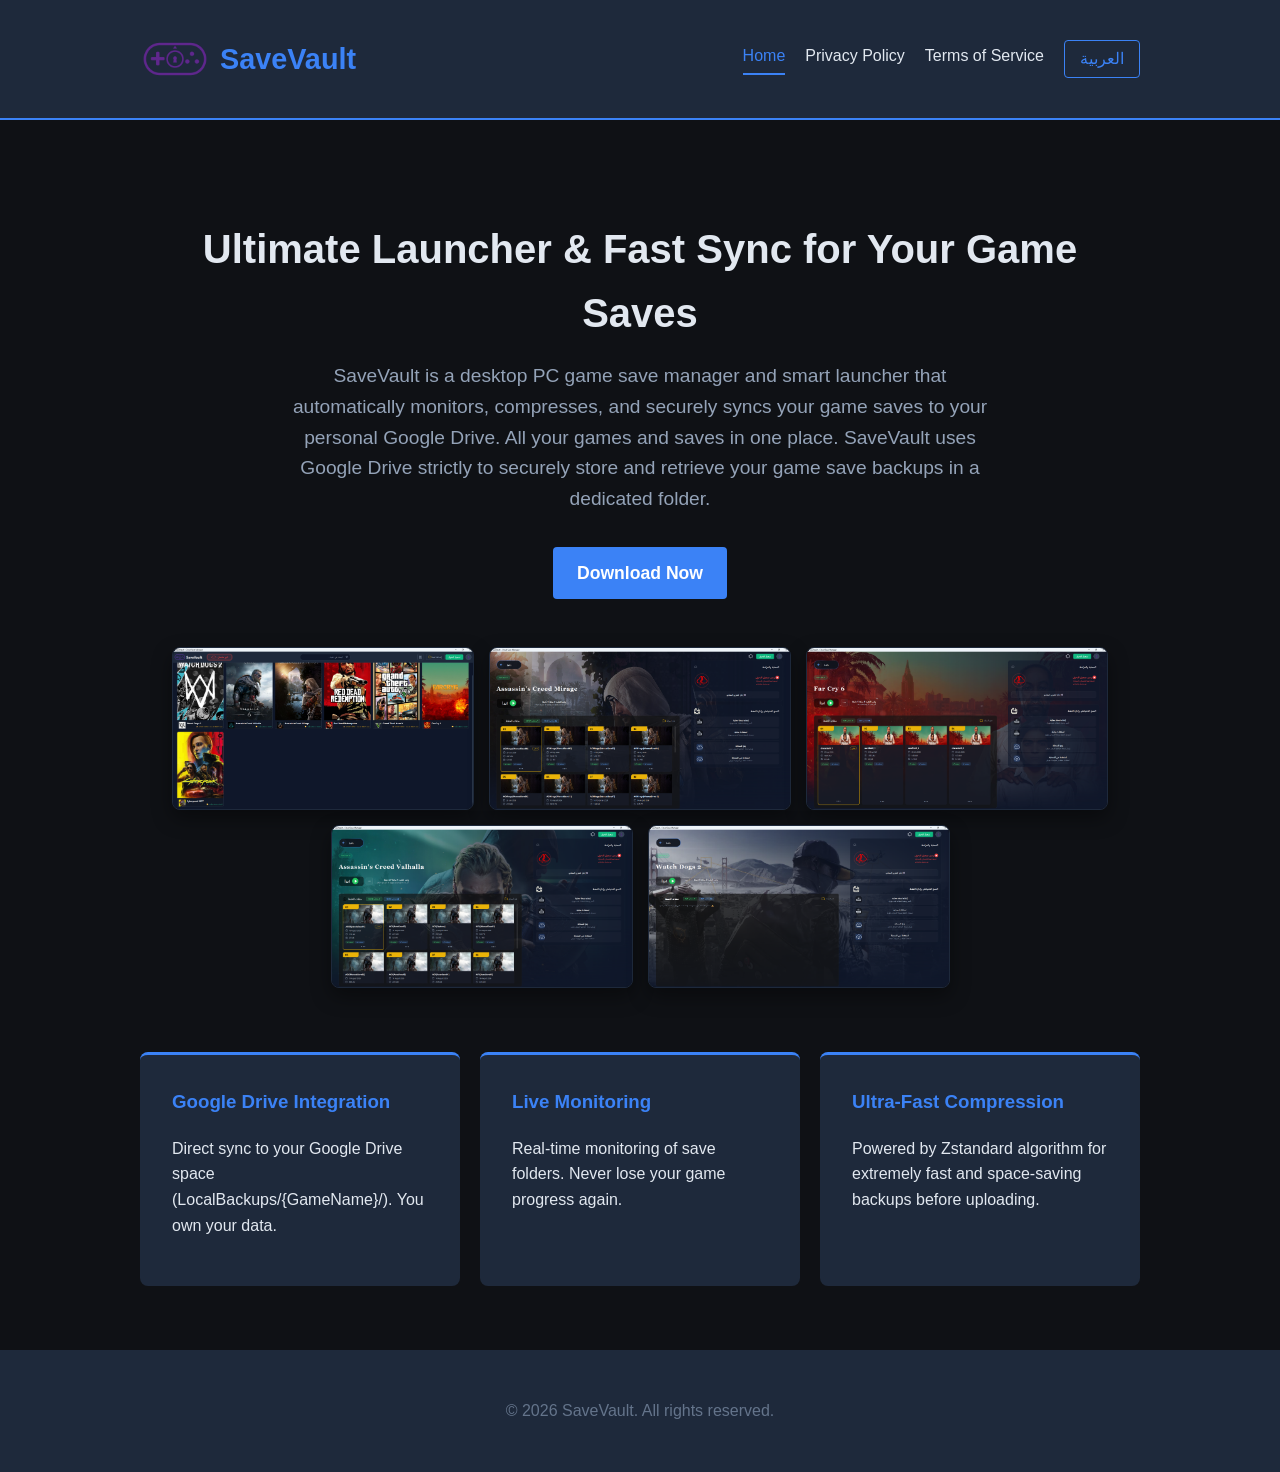
<file: index.html>
<!DOCTYPE html>
<html lang="en">
<head>
    <meta charset="UTF-8">
    <meta http-equiv="refresh" content="0; url=index-en.html">
    <title>SaveVault</title>
    <link rel="icon" type="image/x-icon" href="burble.ico">
</head>
<body>
    <script>
        window.location.href = "index-en.html";
    </script>
</body>
</html>
</file>
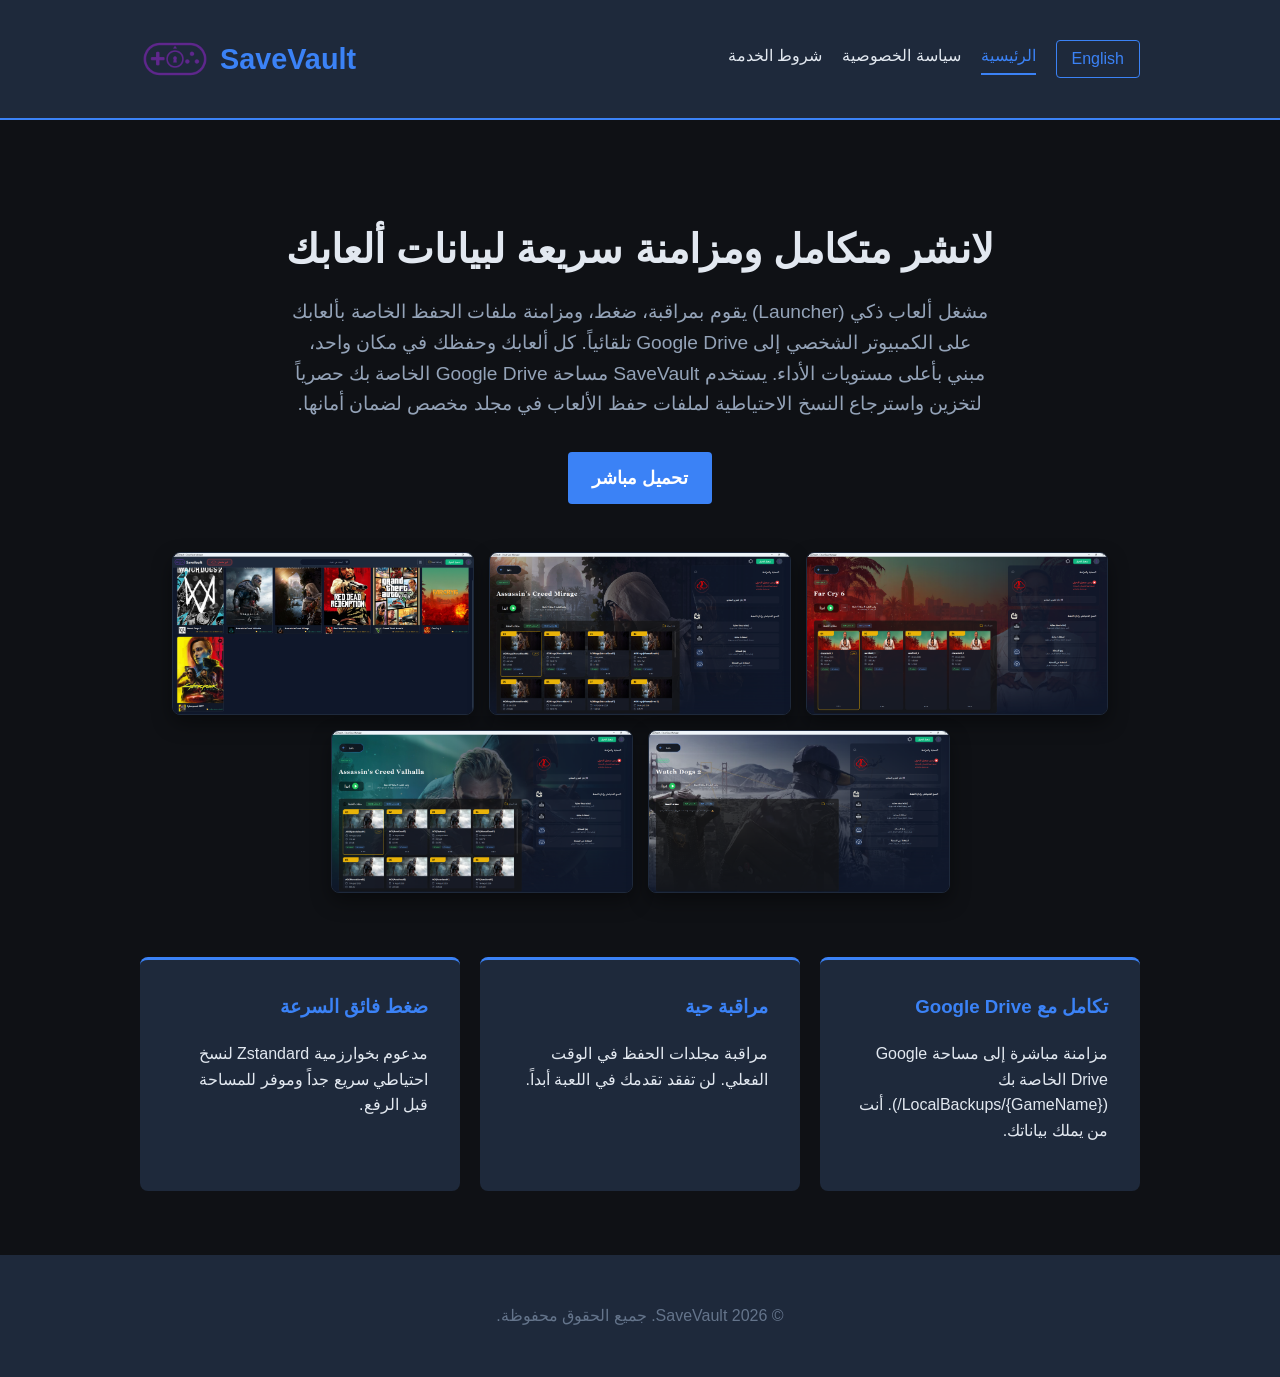
<file: index-ar.html>
<!DOCTYPE html>
<html lang="ar" dir="rtl">
<head>
    <meta charset="UTF-8">
    <meta name="viewport" content="width=device-width, initial-scale=1.0">
    <title>SaveVault</title>
    <link rel="stylesheet" href="style.css">
    <link rel="icon" type="image/x-icon" href="burble.ico">
</head>
<body>
    <header>
        <div class="container">
            <h1><img src="logo.png" alt="SaveVault Logo" class="app-logo"> SaveVault</h1>
            <nav>
                <a href="index-ar.html" class="active">الرئيسية</a>
                <a href="privacy-policy.html">سياسة الخصوصية</a>
                <a href="terms.html">شروط الخدمة</a>
                <a href="index-en.html" class="lang-switch">English</a>
            </nav>
        </div>
    </header>

    <main class="container">
        <section class="hero">
            <h2>لانشر متكامل ومزامنة سريعة لبيانات ألعابك</h2>
            <p>مشغل ألعاب ذكي (Launcher) يقوم بمراقبة، ضغط، ومزامنة ملفات الحفظ الخاصة بألعابك على الكمبيوتر الشخصي إلى Google Drive تلقائياً. كل ألعابك وحفظك في مكان واحد، مبني بأعلى مستويات الأداء. يستخدم SaveVault مساحة Google Drive الخاصة بك حصرياً لتخزين واسترجاع النسخ الاحتياطية لملفات حفظ الألعاب في مجلد مخصص لضمان أمانها.</p>
            <a href="https://github.com/zmany0/SaveVault-Updates/releases/download/1.7/SaveVault_Setup_v1.7.exe" class="btn">تحميل مباشر</a>
            
            <div class="hero-gallery">
                <img src="1.png" alt="واجهة البرنامج 1" class="app-screenshot">
                <img src="2.png" alt="واجهة البرنامج 2" class="app-screenshot">
                <img src="3.png" alt="واجهة البرنامج 3" class="app-screenshot">
                <img src="4.png" alt="واجهة البرنامج 4" class="app-screenshot">
                <img src="5.png" alt="واجهة البرنامج 5" class="app-screenshot">
            </div>
        </section>

        <section class="features">
            <div class="feature-card">
                <h3>تكامل مع Google Drive</h3>
                <p>مزامنة مباشرة إلى مساحة Google Drive الخاصة بك (LocalBackups/{GameName}/). أنت من يملك بياناتك.</p>
            </div>
            <div class="feature-card">
                <h3>مراقبة حية</h3>
                <p>مراقبة مجلدات الحفظ في الوقت الفعلي. لن تفقد تقدمك في اللعبة أبداً.</p>
            </div>
            <div class="feature-card">
                <h3>ضغط فائق السرعة</h3>
                <p>مدعوم بخوارزمية Zstandard لنسخ احتياطي سريع جداً وموفر للمساحة قبل الرفع.</p>
            </div>
        </section>
    </main>

    <footer>
        <div class="container">
            <p>&copy; 2026 SaveVault. جميع الحقوق محفوظة.</p>
        </div>
    </footer>
</body>
</html>
</file>
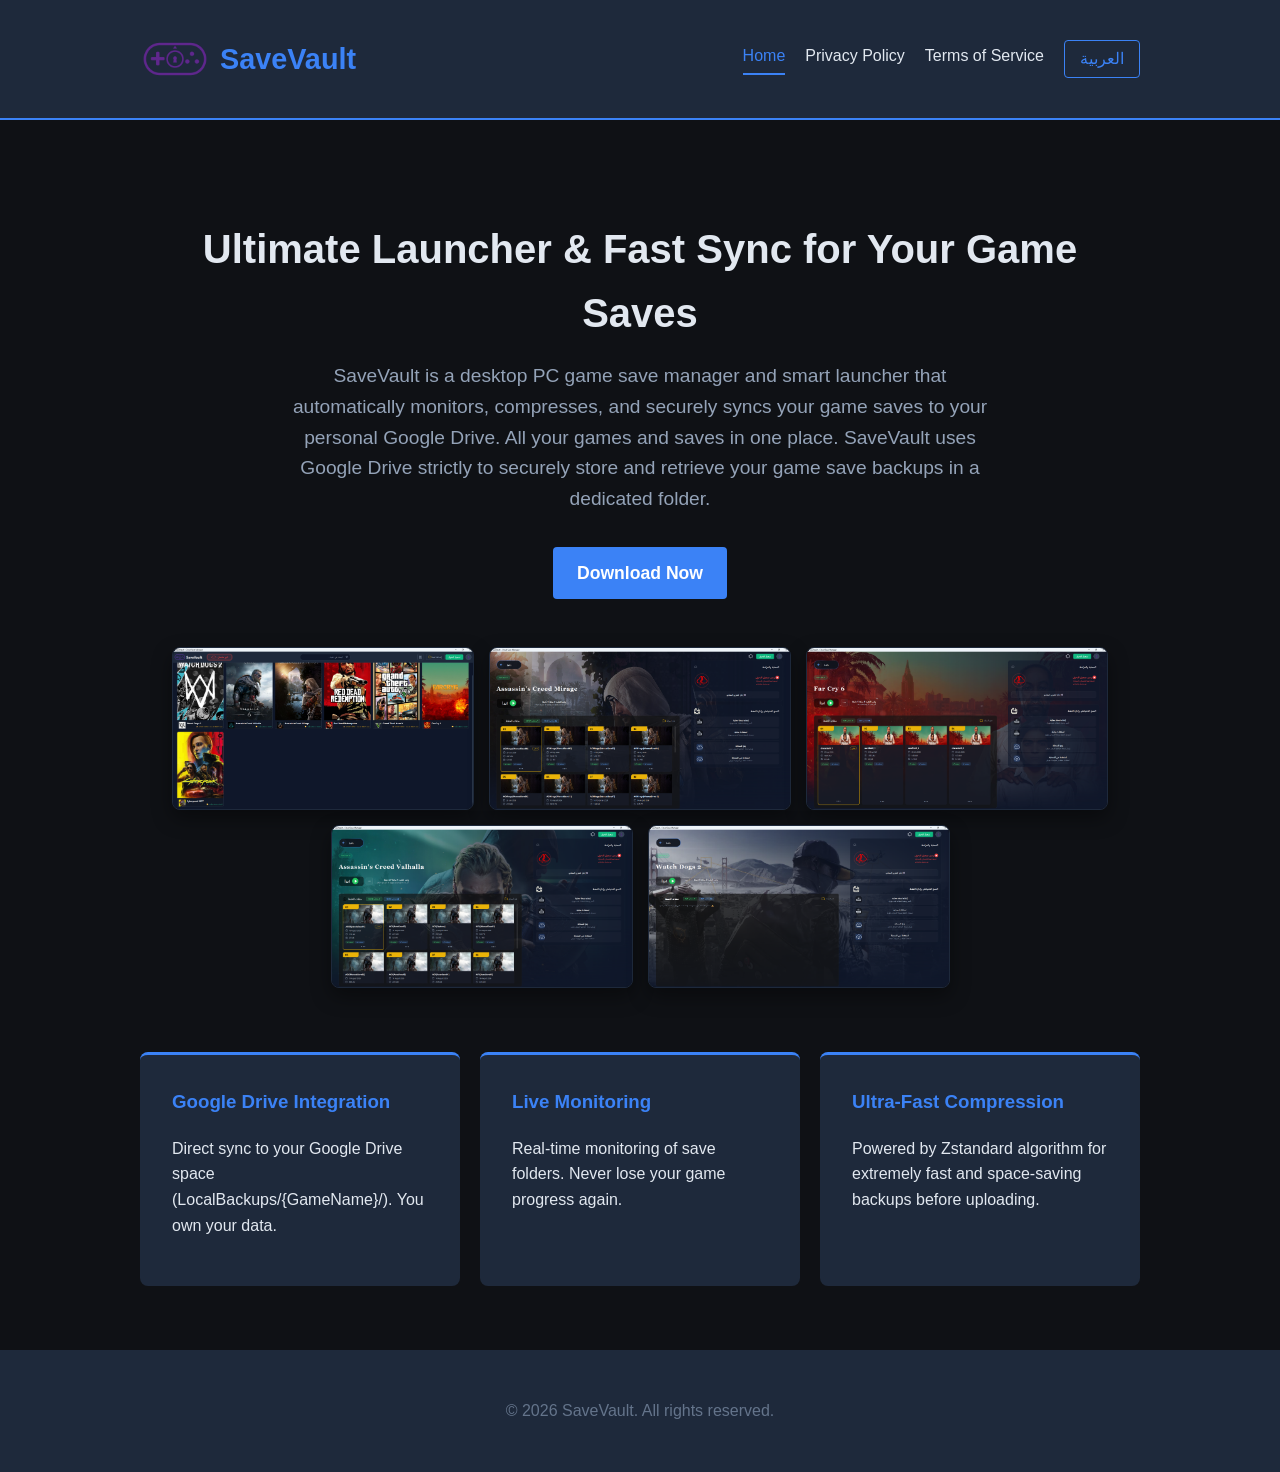
<file: index-en.html>
<!DOCTYPE html>
<html lang="en" dir="ltr">
<head>
    <meta charset="UTF-8">
    <meta name="viewport" content="width=device-width, initial-scale=1.0">
    <title>SaveVault</title>
    <link rel="stylesheet" href="style.css">
    <link rel="icon" type="image/x-icon" href="burble.ico">
</head>
<body>
    <header>
        <div class="container">
            <h1><img src="logo.png" alt="SaveVault Logo" class="app-logo"> SaveVault</h1>
            <nav>
                <a href="index-en.html" class="active">Home</a>
                <a href="privacy-policy-en.html">Privacy Policy</a>
                <a href="terms-en.html">Terms of Service</a>
                <a href="index-ar.html" class="lang-switch">العربية</a>
            </nav>
        </div>
    </header>

    <main class="container">
        <section class="hero">
            <h2>Ultimate Launcher & Fast Sync for Your Game Saves</h2>
            <p>SaveVault is a desktop PC game save manager and smart launcher that automatically monitors, compresses, and securely syncs your game saves to your personal Google Drive. All your games and saves in one place. SaveVault uses Google Drive strictly to securely store and retrieve your game save backups in a dedicated folder.</p>
            <a href="https://github.com/zmany0/SaveVault-Updates/releases/download/1.7/SaveVault_Setup_v1.7.exe" class="btn">Download Now</a>
            
            <div class="hero-gallery">
                <img src="1.png" alt="App UI 1" class="app-screenshot">
                <img src="2.png" alt="App UI 2" class="app-screenshot">
                <img src="3.png" alt="App UI 3" class="app-screenshot">
                <img src="4.png" alt="App UI 4" class="app-screenshot">
                <img src="5.png" alt="App UI 5" class="app-screenshot">
            </div>
        </section>

        <section class="features">
            <div class="feature-card">
                <h3>Google Drive Integration</h3>
                <p>Direct sync to your Google Drive space (LocalBackups/{GameName}/). You own your data.</p>
            </div>
            <div class="feature-card">
                <h3>Live Monitoring</h3>
                <p>Real-time monitoring of save folders. Never lose your game progress again.</p>
            </div>
            <div class="feature-card">
                <h3>Ultra-Fast Compression</h3>
                <p>Powered by Zstandard algorithm for extremely fast and space-saving backups before uploading.</p>
            </div>
        </section>
    </main>

    <footer>
        <div class="container">
            <p>&copy; 2026 SaveVault. All rights reserved.</p>
        </div>
    </footer>
</body>
</html>
</file>
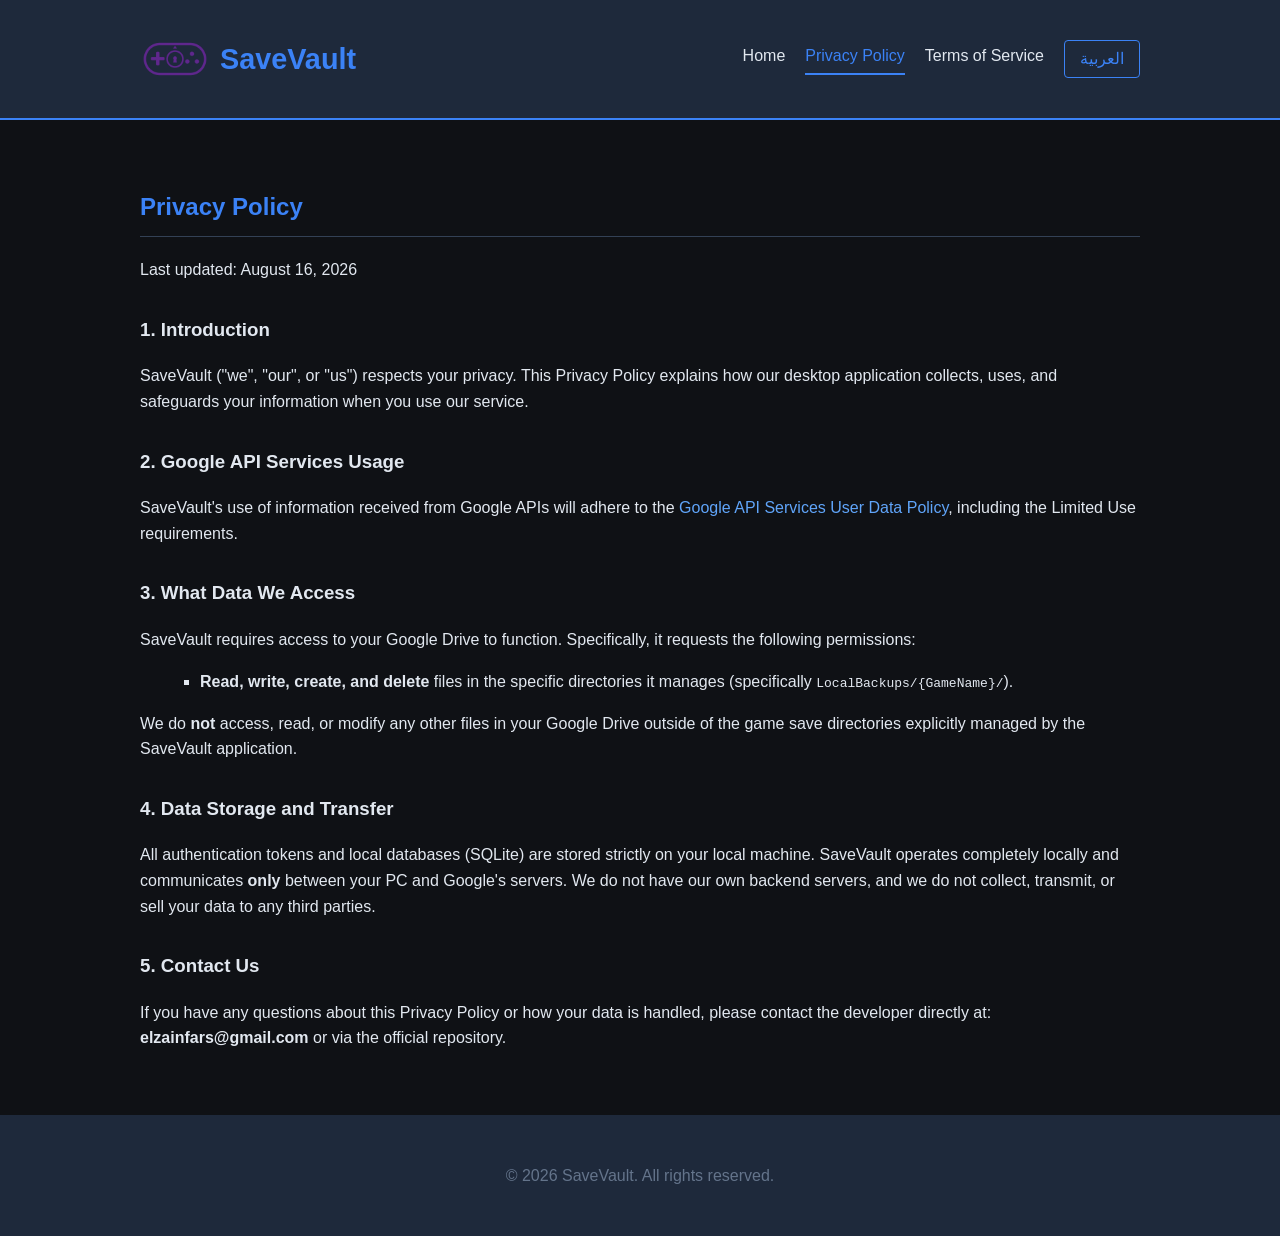
<file: privacy-policy-en.html>
<!DOCTYPE html>
<html lang="en" dir="ltr">
<head>
    <meta charset="UTF-8">
    <meta name="viewport" content="width=device-width, initial-scale=1.0">
    <title>SaveVault</title>
    <link rel="stylesheet" href="style.css">
</head>
<body>
    <header>
        <div class="container">
            <h1><img src="logo.png" alt="SaveVault Logo" class="app-logo"> SaveVault</h1>
            <nav>
                <a href="index-en.html">Home</a>
                <a href="privacy-policy-en.html" class="active">Privacy Policy</a>
                <a href="terms-en.html">Terms of Service</a>
                <a href="privacy-policy.html" class="lang-switch">العربية</a>
            </nav>
        </div>
    </header>

    <main class="container page-content">
        <h2>Privacy Policy</h2>
        <p>Last updated: August 16, 2026</p>
        
        <h3>1. Introduction</h3>
        <p>SaveVault ("we", "our", or "us") respects your privacy. This Privacy Policy explains how our desktop application collects, uses, and safeguards your information when you use our service.</p>

        <h3>2. Google API Services Usage</h3>
        <p>SaveVault's use of information received from Google APIs will adhere to the <a href="https://developers.google.com/terms/api-services-user-data-policy" target="_blank" rel="noopener noreferrer">Google API Services User Data Policy</a>, including the Limited Use requirements.</p>
        
        <h3>3. What Data We Access</h3>
        <p>SaveVault requires access to your Google Drive to function. Specifically, it requests the following permissions:</p>
        <ul>
            <li><strong>Read, write, create, and delete</strong> files in the specific directories it manages (specifically <code>LocalBackups/{GameName}/</code>).</li>
        </ul>
        <p>We do <strong>not</strong> access, read, or modify any other files in your Google Drive outside of the game save directories explicitly managed by the SaveVault application.</p>

        <h3>4. Data Storage and Transfer</h3>
        <p>All authentication tokens and local databases (SQLite) are stored strictly on your local machine. SaveVault operates completely locally and communicates <strong>only</strong> between your PC and Google's servers. We do not have our own backend servers, and we do not collect, transmit, or sell your data to any third parties.</p>

        <h3>5. Contact Us</h3>
        <p>If you have any questions about this Privacy Policy or how your data is handled, please contact the developer directly at: <strong>elzainfars@gmail.com</strong> or via the official repository.</p>
    </main>

    <footer>
        <div class="container">
            <p>&copy; 2026 SaveVault. All rights reserved.</p>
        </div>
    </footer>
</body>
</html>
</file>
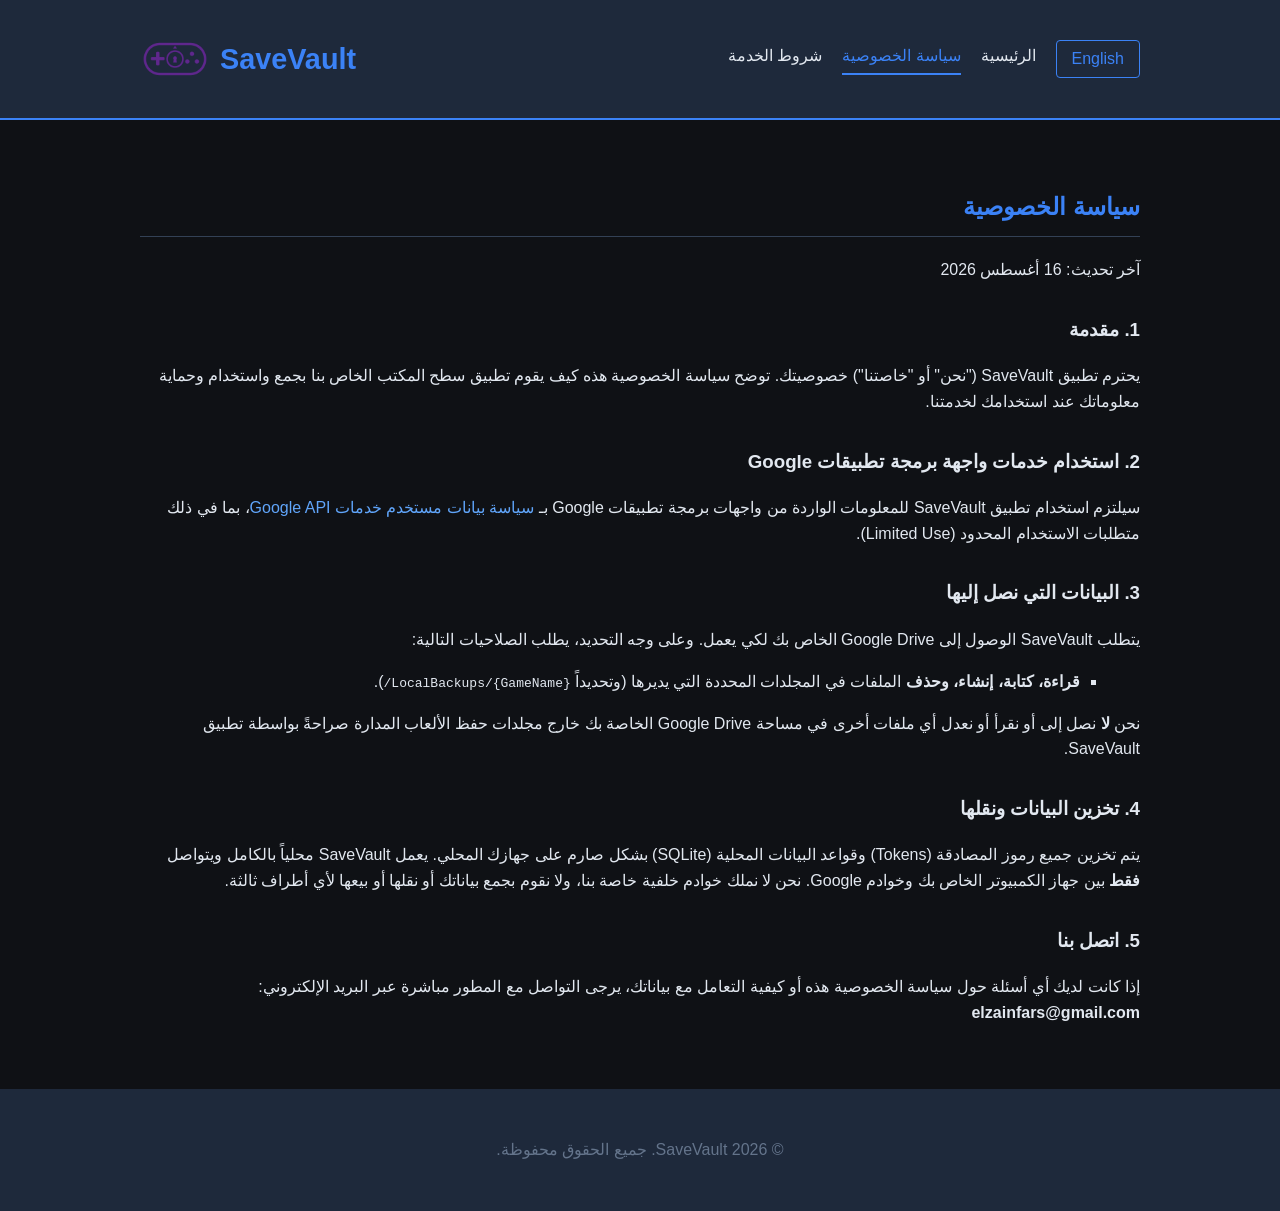
<file: privacy-policy.html>
<!DOCTYPE html>
<html lang="ar" dir="rtl">
<head>
    <meta charset="UTF-8">
    <meta name="viewport" content="width=device-width, initial-scale=1.0">
    <title>SaveVault</title>
    <link rel="stylesheet" href="style.css">
</head>
<body>
    <header>
        <div class="container">
            <h1><img src="logo.png" alt="SaveVault Logo" class="app-logo"> SaveVault</h1>
            <nav>
                <a href="index.html">الرئيسية</a>
                <a href="privacy-policy.html" class="active">سياسة الخصوصية</a>
                <a href="terms.html">شروط الخدمة</a>
                <a href="privacy-policy-en.html" class="lang-switch">English</a>
            </nav>
        </div>
    </header>

    <main class="container page-content">
        <h2>سياسة الخصوصية</h2>
        <p>آخر تحديث: 16 أغسطس 2026</p>
        
        <h3>1. مقدمة</h3>
        <p>يحترم تطبيق SaveVault ("نحن" أو "خاصتنا") خصوصيتك. توضح سياسة الخصوصية هذه كيف يقوم تطبيق سطح المكتب الخاص بنا بجمع واستخدام وحماية معلوماتك عند استخدامك لخدمتنا.</p>

        <h3>2. استخدام خدمات واجهة برمجة تطبيقات Google</h3>
        <p>سيلتزم استخدام تطبيق SaveVault للمعلومات الواردة من واجهات برمجة تطبيقات Google بـ <a href="https://developers.google.com/terms/api-services-user-data-policy" target="_blank" rel="noopener noreferrer">سياسة بيانات مستخدم خدمات Google API</a>، بما في ذلك متطلبات الاستخدام المحدود (Limited Use).</p>
        
        <h3>3. البيانات التي نصل إليها</h3>
        <p>يتطلب SaveVault الوصول إلى Google Drive الخاص بك لكي يعمل. وعلى وجه التحديد، يطلب الصلاحيات التالية:</p>
        <ul>
            <li><strong>قراءة، كتابة، إنشاء، وحذف</strong> الملفات في المجلدات المحددة التي يديرها (وتحديداً <code>LocalBackups/{GameName}/</code>).</li>
        </ul>
        <p>نحن <strong>لا</strong> نصل إلى أو نقرأ أو نعدل أي ملفات أخرى في مساحة Google Drive الخاصة بك خارج مجلدات حفظ الألعاب المدارة صراحةً بواسطة تطبيق SaveVault.</p>

        <h3>4. تخزين البيانات ونقلها</h3>
        <p>يتم تخزين جميع رموز المصادقة (Tokens) وقواعد البيانات المحلية (SQLite) بشكل صارم على جهازك المحلي. يعمل SaveVault محلياً بالكامل ويتواصل <strong>فقط</strong> بين جهاز الكمبيوتر الخاص بك وخوادم Google. نحن لا نملك خوادم خلفية خاصة بنا، ولا نقوم بجمع بياناتك أو نقلها أو بيعها لأي أطراف ثالثة.</p>

        <h3>5. اتصل بنا</h3>
        <p>إذا كانت لديك أي أسئلة حول سياسة الخصوصية هذه أو كيفية التعامل مع بياناتك، يرجى التواصل مع المطور مباشرة عبر البريد الإلكتروني: <strong>elzainfars@gmail.com</strong></p>
    </main>

    <footer>
        <div class="container">
            <p>&copy; 2026 SaveVault. جميع الحقوق محفوظة.</p>
        </div>
    </footer>
</body>
</html>
</file>
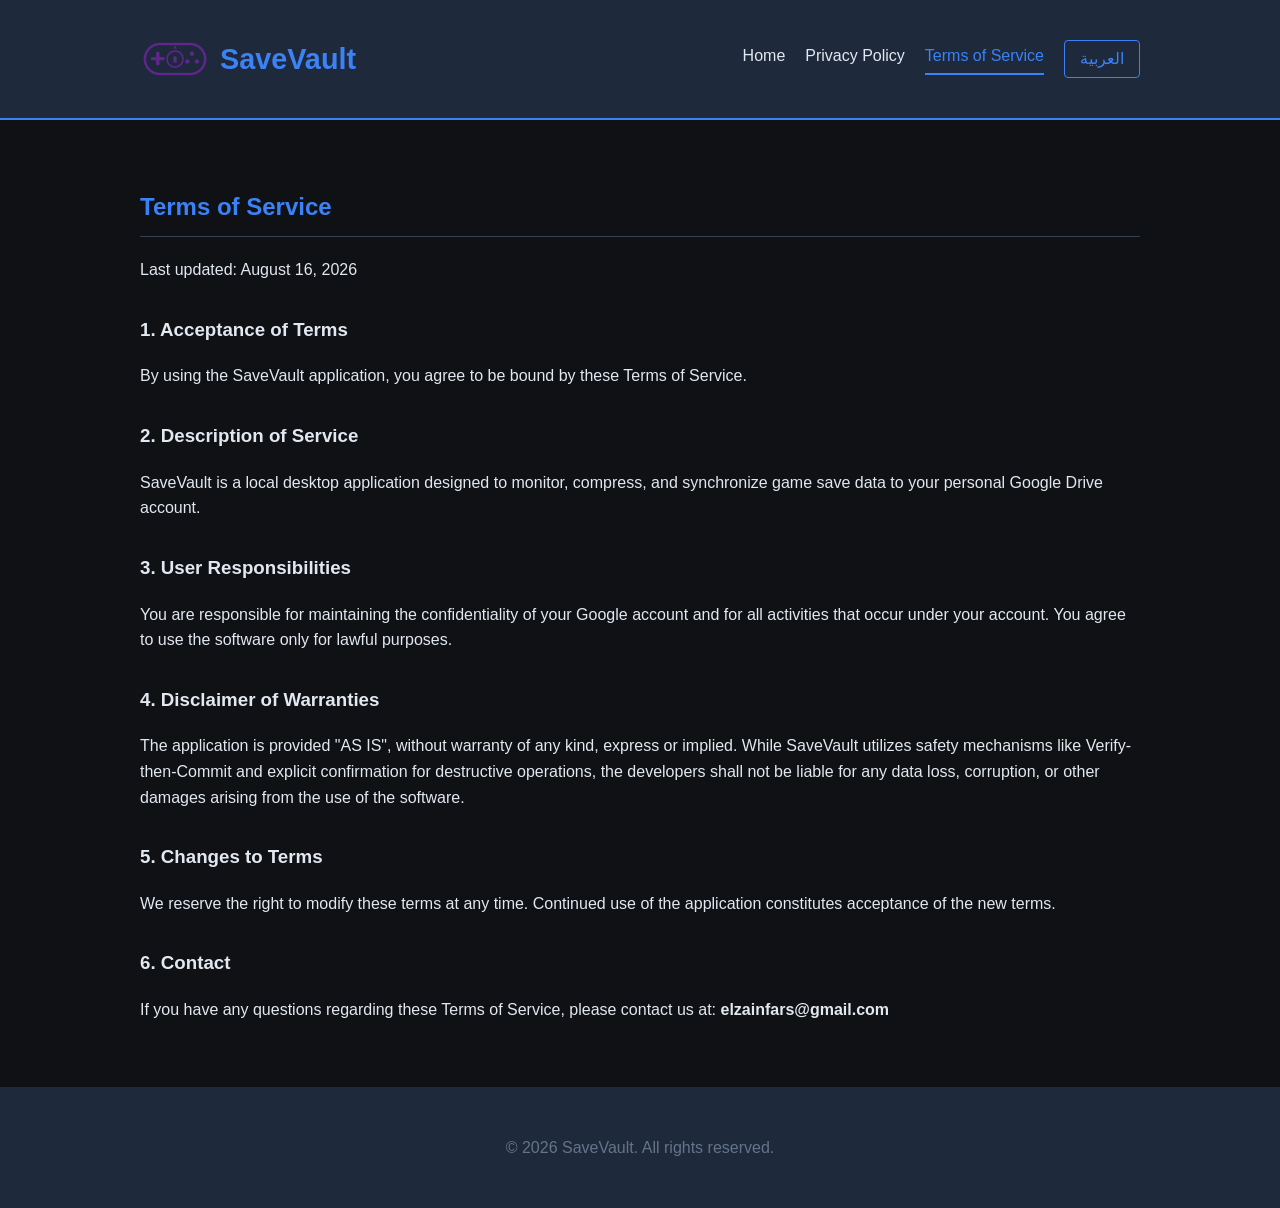
<file: terms-en.html>
<!DOCTYPE html>
<html lang="en" dir="ltr">
<head>
    <meta charset="UTF-8">
    <meta name="viewport" content="width=device-width, initial-scale=1.0">
    <title>SaveVault</title>
    <link rel="stylesheet" href="style.css">
</head>
<body>
    <header>
        <div class="container">
            <h1><img src="logo.png" alt="SaveVault Logo" class="app-logo"> SaveVault</h1>
            <nav>
                <a href="index-en.html">Home</a>
                <a href="privacy-policy-en.html">Privacy Policy</a>
                <a href="terms-en.html" class="active">Terms of Service</a>
                <a href="terms.html" class="lang-switch">العربية</a>
            </nav>
        </div>
    </header>

    <main class="container page-content">
        <h2>Terms of Service</h2>
        <p>Last updated: August 16, 2026</p>

        <h3>1. Acceptance of Terms</h3>
        <p>By using the SaveVault application, you agree to be bound by these Terms of Service.</p>

        <h3>2. Description of Service</h3>
        <p>SaveVault is a local desktop application designed to monitor, compress, and synchronize game save data to your personal Google Drive account.</p>

        <h3>3. User Responsibilities</h3>
        <p>You are responsible for maintaining the confidentiality of your Google account and for all activities that occur under your account. You agree to use the software only for lawful purposes.</p>

        <h3>4. Disclaimer of Warranties</h3>
        <p>The application is provided "AS IS", without warranty of any kind, express or implied. While SaveVault utilizes safety mechanisms like Verify-then-Commit and explicit confirmation for destructive operations, the developers shall not be liable for any data loss, corruption, or other damages arising from the use of the software.</p>

        <h3>5. Changes to Terms</h3>
        <p>We reserve the right to modify these terms at any time. Continued use of the application constitutes acceptance of the new terms.</p>

        <h3>6. Contact</h3>
        <p>If you have any questions regarding these Terms of Service, please contact us at: <strong>elzainfars@gmail.com</strong></p>
    </main>

    <footer>
        <div class="container">
            <p>&copy; 2026 SaveVault. All rights reserved.</p>
        </div>
    </footer>
</body>
</html>
</file>
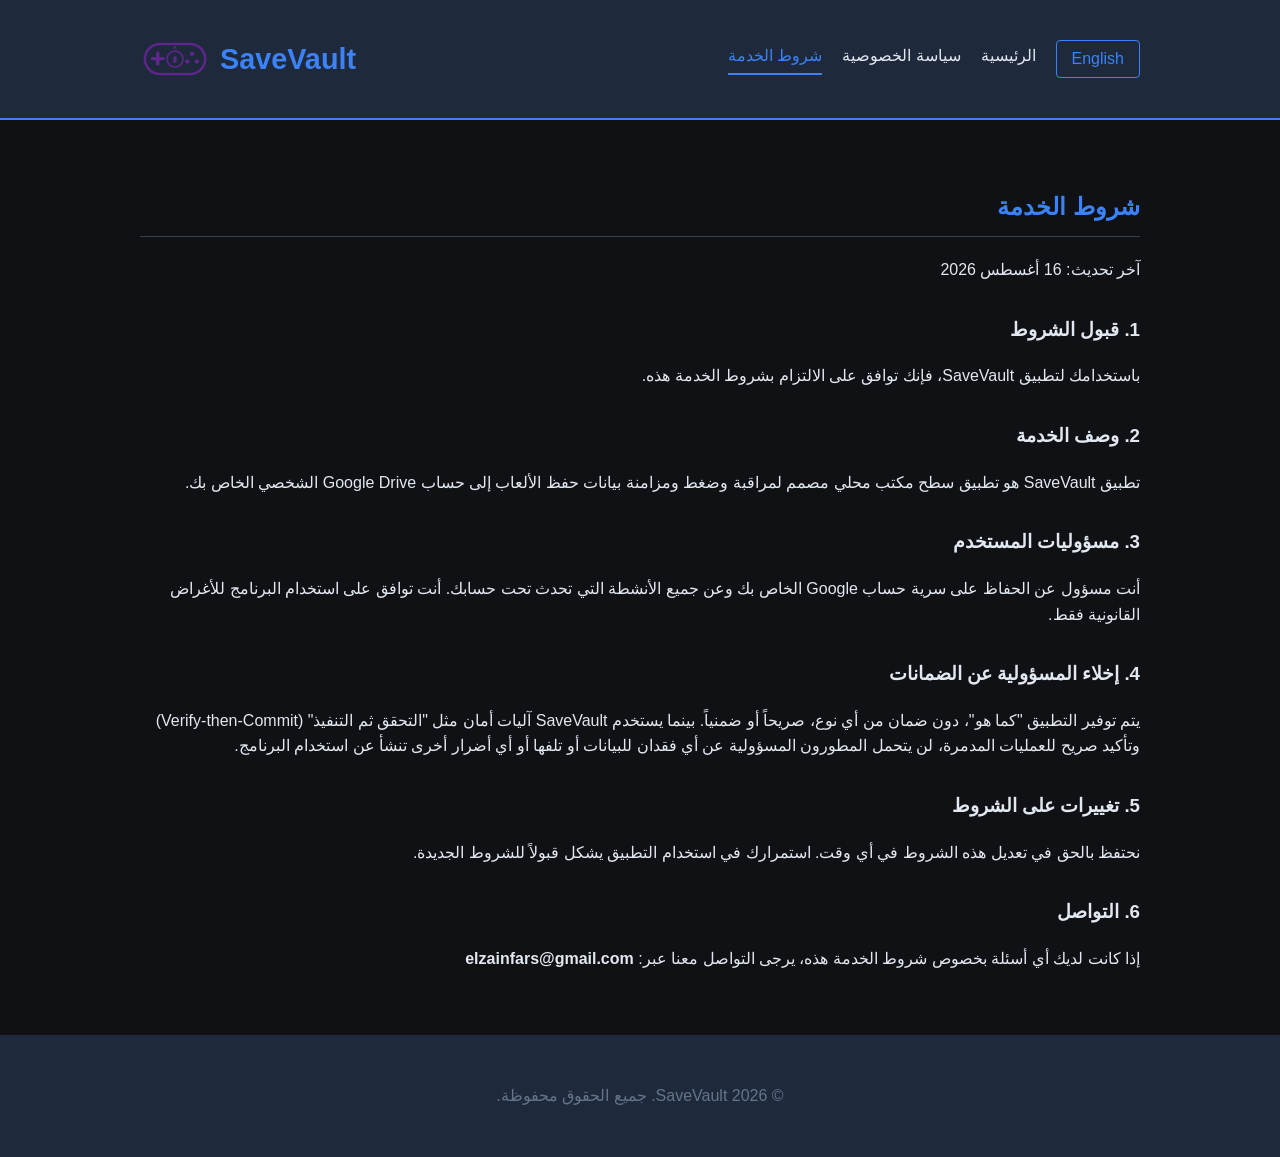
<file: terms.html>
<!DOCTYPE html>
<html lang="ar" dir="rtl">
<head>
    <meta charset="UTF-8">
    <meta name="viewport" content="width=device-width, initial-scale=1.0">
    <title>SaveVault</title>
    <link rel="stylesheet" href="style.css">
</head>
<body>
    <header>
        <div class="container">
            <h1><img src="logo.png" alt="SaveVault Logo" class="app-logo"> SaveVault</h1>
            <nav>
                <a href="index.html">الرئيسية</a>
                <a href="privacy-policy.html">سياسة الخصوصية</a>
                <a href="terms.html" class="active">شروط الخدمة</a>
                <a href="terms-en.html" class="lang-switch">English</a>
            </nav>
        </div>
    </header>

    <main class="container page-content">
        <h2>شروط الخدمة</h2>
        <p>آخر تحديث: 16 أغسطس 2026</p>

        <h3>1. قبول الشروط</h3>
        <p>باستخدامك لتطبيق SaveVault، فإنك توافق على الالتزام بشروط الخدمة هذه.</p>

        <h3>2. وصف الخدمة</h3>
        <p>تطبيق SaveVault هو تطبيق سطح مكتب محلي مصمم لمراقبة وضغط ومزامنة بيانات حفظ الألعاب إلى حساب Google Drive الشخصي الخاص بك.</p>

        <h3>3. مسؤوليات المستخدم</h3>
        <p>أنت مسؤول عن الحفاظ على سرية حساب Google الخاص بك وعن جميع الأنشطة التي تحدث تحت حسابك. أنت توافق على استخدام البرنامج للأغراض القانونية فقط.</p>

        <h3>4. إخلاء المسؤولية عن الضمانات</h3>
        <p>يتم توفير التطبيق "كما هو"، دون ضمان من أي نوع، صريحاً أو ضمنياً. بينما يستخدم SaveVault آليات أمان مثل "التحقق ثم التنفيذ" (Verify-then-Commit) وتأكيد صريح للعمليات المدمرة، لن يتحمل المطورون المسؤولية عن أي فقدان للبيانات أو تلفها أو أي أضرار أخرى تنشأ عن استخدام البرنامج.</p>

        <h3>5. تغييرات على الشروط</h3>
        <p>نحتفظ بالحق في تعديل هذه الشروط في أي وقت. استمرارك في استخدام التطبيق يشكل قبولاً للشروط الجديدة.</p>

        <h3>6. التواصل</h3>
        <p>إذا كانت لديك أي أسئلة بخصوص شروط الخدمة هذه، يرجى التواصل معنا عبر: <strong>elzainfars@gmail.com</strong></p>
    </main>

    <footer>
        <div class="container">
            <p>&copy; 2026 SaveVault. جميع الحقوق محفوظة.</p>
        </div>
    </footer>
</body>
</html>
</file>
<file: style.css>
/* Global Styles */
:root {
    --bg-color: #0f1115; /* Dark gaming theme */
    --text-color: #e2e8f0;
    --primary-color: #3b82f6; /* Modern Blue */
    --secondary-color: #1e293b;
    --accent-color: #60a5fa;
}

body {
    font-family: 'Segoe UI', Tahoma, Geneva, Verdana, sans-serif;
    background-color: var(--bg-color);
    color: var(--text-color);
    margin: 0;
    padding: 0;
    line-height: 1.6;
}

a {
    color: var(--accent-color);
    text-decoration: none;
}

a:hover {
    text-decoration: underline;
}

.container {
    width: 85%;
    max-width: 1000px;
    margin: 0 auto;
}

/* Header */
header {
    background-color: var(--secondary-color);
    padding: 1.5rem 0;
    border-bottom: 2px solid var(--primary-color);
}

header .container {
    display: flex;
    justify-content: space-between;
    align-items: center;
    direction: ltr; /* تثبيت اتجاه الهيدر من اليسار لليمين دائماً */
}

header h1 {
    margin: 0;
    font-size: 1.8rem;
    color: var(--primary-color);
    display: flex; /* لضمان محاذاة الشعار والنص بشكل مثالي */
    align-items: center;
}

/* App Logo */
.app-logo {
    height: 70px; /* حجم الشعار الجديد */
    width: auto;
    margin-right: 10px; /* مسافة ثابتة من اليمين */
}

nav {
    display: flex;
    align-items: center;
    gap: 20px;
    direction: rtl; /* توجيه الروابط العربية لتقرأ بشكل صحيح */
}

/* استثناء للنسخة الإنجليزية ليكون الناف بار بداخلها من اليسار لليمين */
html[dir="ltr"] nav {
    direction: ltr;
}

/* تثبيت زر اللغة في أقصى اليمين في النسخة العربية */
html[dir="rtl"] nav .lang-switch {
    order: -1; 
}

nav a {
    color: var(--text-color);
    font-weight: 500;
    padding-bottom: 5px; 
    border-bottom: 2px solid transparent; 
    transition: all 0.3s ease;
}

nav a:hover, nav a.active {
    color: var(--primary-color);
    text-decoration: none;
}

/* تمييز الصفحة الحالية */
nav a.active {
    border-bottom: 2px solid var(--primary-color);
}

/* Language Switcher Button */
.lang-switch {
    border: 1px solid var(--primary-color);
    padding: 5px 15px;
    border-radius: 4px;
    color: var(--primary-color) !important;
    transition: all 0.3s ease;
    border-bottom: 1px solid var(--primary-color) !important; 
}

.lang-switch:hover {
    background-color: var(--primary-color);
    color: #fff !important;
}

/* Hero Section */
.hero {
    text-align: center;
    padding: 4rem 0;
}

.hero h2 {
    font-size: 2.5rem;
    margin-bottom: 1rem;
}

.hero p {
    font-size: 1.2rem;
    color: #94a3b8;
    max-width: 700px;
    margin: 0 auto 2rem auto;
}

.btn {
    display: inline-block;
    background-color: var(--primary-color);
    color: #fff;
    padding: 12px 24px;
    border-radius: 4px;
    font-size: 1.1rem;
    font-weight: bold;
    transition: background-color 0.3s;
}

.btn:hover {
    background-color: #2563eb;
    text-decoration: none;
    color: #fff;
}

/* Features */
.features {
    display: flex;
    justify-content: space-between;
    flex-wrap: wrap;
    gap: 20px;
    margin-bottom: 4rem;
}

.feature-card {
    background-color: var(--secondary-color);
    padding: 2rem;
    border-radius: 8px;
    flex: 1;
    min-width: 250px;
    border-top: 3px solid var(--primary-color);
}

.feature-card h3 {
    margin-top: 0;
    color: var(--primary-color);
}

/* Page Content (Privacy/Terms) */
.page-content {
    padding: 3rem 0;
}

.page-content h2 {
    color: var(--primary-color);
    border-bottom: 1px solid #334155;
    padding-bottom: 10px;
}

.page-content h3 {
    margin-top: 2rem;
}

.page-content ul {
    list-style-type: square;
    margin-left: 20px;
    margin-right: 20px;
}

/* Footer */
footer {
    text-align: center;
    padding: 2rem 0;
    background-color: var(--secondary-color);
    color: #64748b;
    margin-top: auto;
}

/* App Screenshots Gallery Styles */
.hero-gallery {
    display: flex;
    flex-wrap: wrap;
    gap: 15px;
    justify-content: center;
    margin-top: 3rem;
    padding: 0 20px;
    direction: ltr; /* إجبار الصور على الترتيب من اليسار لليمين دائماً */
}

.app-screenshot {
    width: 100%;
    max-width: 300px;
    height: auto;
    border-radius: 8px;
    box-shadow: 0 8px 20px rgba(0, 0, 0, 0.4);
    border: 1px solid var(--secondary-color);
    transition: transform 0.3s ease;
}

.app-screenshot:hover {
    transform: scale(1.50);
}
</file>
